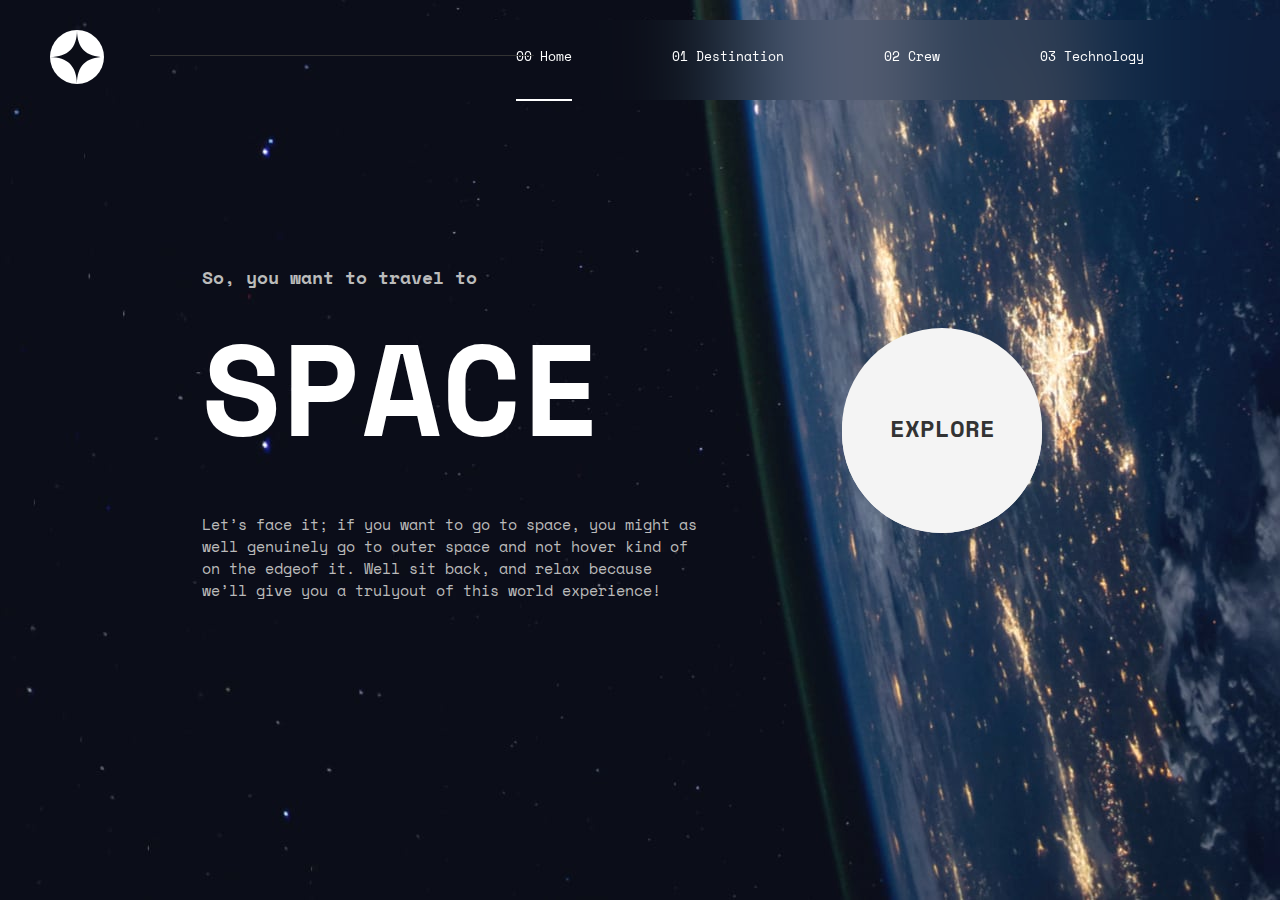
<file: index.html>
<!DOCTYPE html>
<html lang="en">
<head>
  <meta charset="UTF-8">
  <meta name="viewport" content="width=device-width, initial-scale=1.0">
  <link rel="stylesheet" href="./css/main.css">
  <title>Space tourism website | HMG</title>
</head>
<body>
<div class="container ">
  <div class="contains_ul">
      <div class="logo">
      <img src="./shared/logo.svg" alt="">
    </div>
      <div class="line"></div>
      <div class="navbar">
        <ul>
          <li><a href="./index.html" class="active">00 Home</a></li>
          <li><a href="./destination-moon.html">01 Destination</a></li>
          <li><a href="./crew-commander.html"> 02 Crew</a></li>
          <li><a href="./technology-vehicle.html">03 Technology</a></li>
        </ul>
      </div>
  </div>
      <!-- For mobile Devices navbar -->
      
      <img src="./shared/icon-hamburger.svg" alt="" id="btn-open">
      <div class="mobile_menu" id="mobile_menu">
        <div class="  mobile_buttons">
          <img src="./shared/icon-close.svg" alt="" id="btn-close">
        </div>
        <div class="items">
        <ul>
          <li class="current"><a href="./index.html">00 Home</a></li>
          <li><a href="./destination-moon.html">01 Destination</a></li>
          <li><a href="./crew-commander.html"> 02 Crew</a></li>
          <li><a href="./technology-vehicle.html">03 Technology</a></li>
        </ul>
      </div>
      </div>
</div>
<div class="main-area grid">
  <div class="container">
    <div class="containing">
    <div class="header">
      <h3>So, you want to travel to</h3>
    </div>
    <div class="Title-strong">
      <strong>SPACE</strong>
    </div>
    <div class="title-paragraph">
      Let’s face it; if you want to go to space, you might as well genuinely go to 
        outer space and not hover kind of on the edgeof it. Well sit back, and relax 
        because we’ll give you a trulyout of this world experience!
    </div>
  </div>
  </div>
  <div class="container-btn">
    <div class="button-explore">
    <a href="./destination-moon.html"><h2>EXPLORE</h2></a>
    </div>
    <div class="another"></div>
  </div>
</div>

<script src="./JS/main.js"></script>
</body>
</html>
</file>
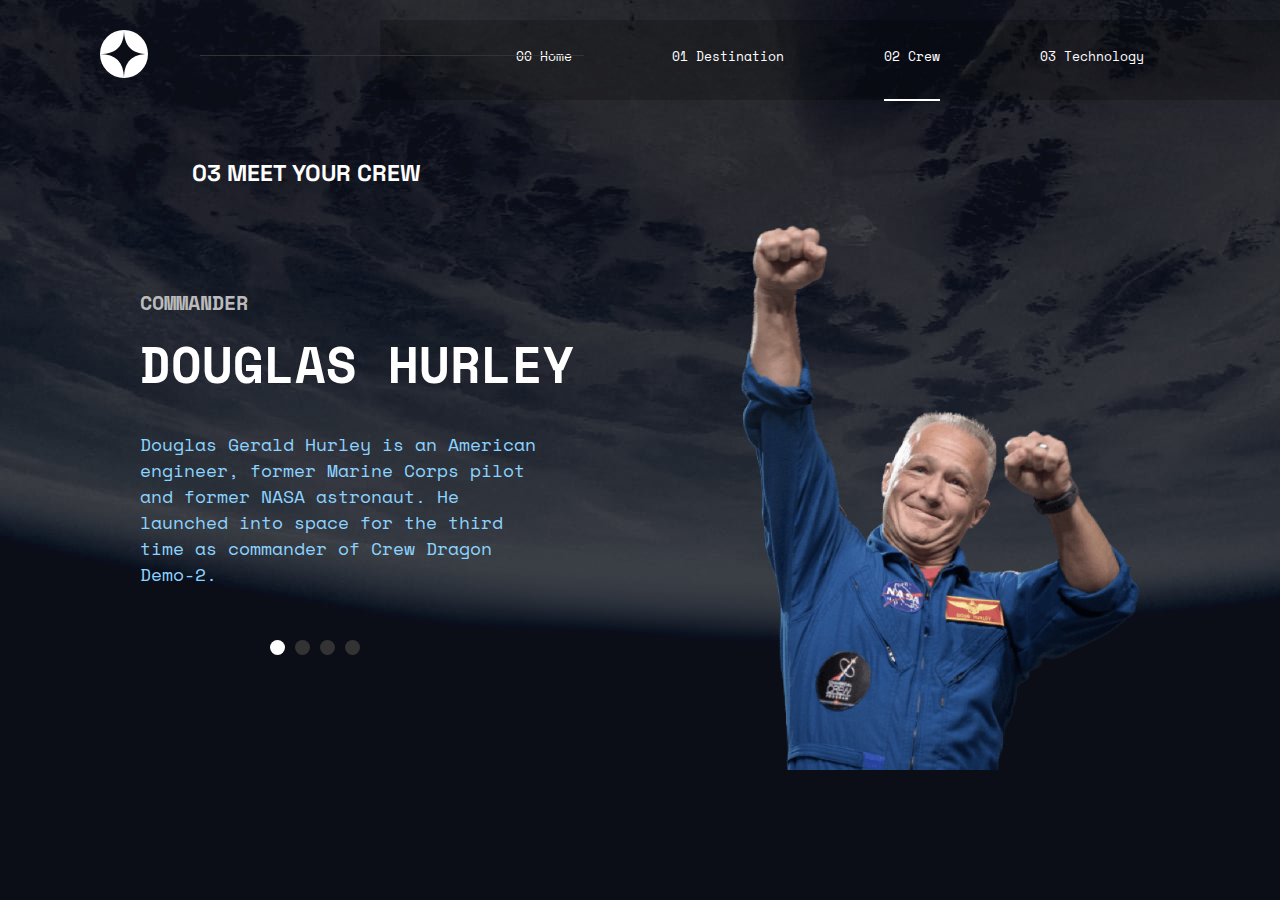
<file: crew-commander.html>
<!DOCTYPE html>
    <html lang="en">
    <head>
      <meta charset="UTF-8">
      <meta name="viewport" content="width=device-width, initial-scale=1.0">
      <link rel="icon" type="image/png" sizes="32x32" href="./assets/favicon-32x32.png">
      <link rel="stylesheet" href="./css/crew.css">
      <title>Space tourism website | HMG</title>
    </head>
    <body>
      <div class="container flex">
        <img src="./shared/logo.svg" alt="">
        <div class="line"></div>
        <div class="navbar">
          <ul>
            <li><a href="./index.html">00 Home</a></li>
            <li><a href="./destination-moon.html" >01 Destination</a></li>
            <li><a href="./crew-commander.html" class="active-item"> 02 Crew</a></li>
            <li><a href="./technology-vehicle.html">03 Technology</a></li>
          </ul>
        </div>
        <img src="./shared/icon-hamburger.svg" alt="" id="btn-open">
        <div class="mobile_menu" id="mobile_menu">
          <div class="  mobile_buttons">
            <img src="./shared/icon-close.svg" alt="" id="btn-close">
          </div>
          <div class="items">
          <ul>
            <li><a href="./index.html">00 Home</a></li>
            <li><a href="./destination-moon.html">01 Destination</a></li>
            <li class="current"><a href="./crew-commander.html"> 02 Crew</a></li>
            <li><a href="./technology-vehicle.html">03 Technology</a></li>
          </ul>
        </div>
        </div>
    </div>
    <!--Main Item Crew-->
      <div class="header">
        <h2>
          <span class="header-different">03</span> meet your crew
        </h2>
      </div>
      <div class="slideshow-container">
        <div class="caption">
          <div class="text" id="text">
            <!-- This where whe input the data from json -->
          </div>
          <span class="dot" onclick="currentSlide(1)"></span> 
          <span class="dot" onclick="currentSlide(2)"></span> 
          <span class="dot" onclick="currentSlide(3)"></span> 
          <span class="dot" onclick="currentSlide(4)"></span> 
        </div>
        <div class="img_container">
        <div class="mySlides fade">
          <img src="./crew/image-douglas-hurley.png" style="width:100%">
        </div>
        
        <div class="mySlides fade">
          <img src="./crew/image-mark-shuttleworth.png">
        </div>
        
        <div class="mySlides fade">
          <img src="./crew/image-victor-glover.png" style="width:100%">
        </div>
        <div class="mySlides fade">
          <img src="./crew/image-anousheh-ansari.png" style="width:100%">
        </div>
      </div>
      </div>           
<script src="./JS/crew.js"></script>
</body>
</html>
</file>
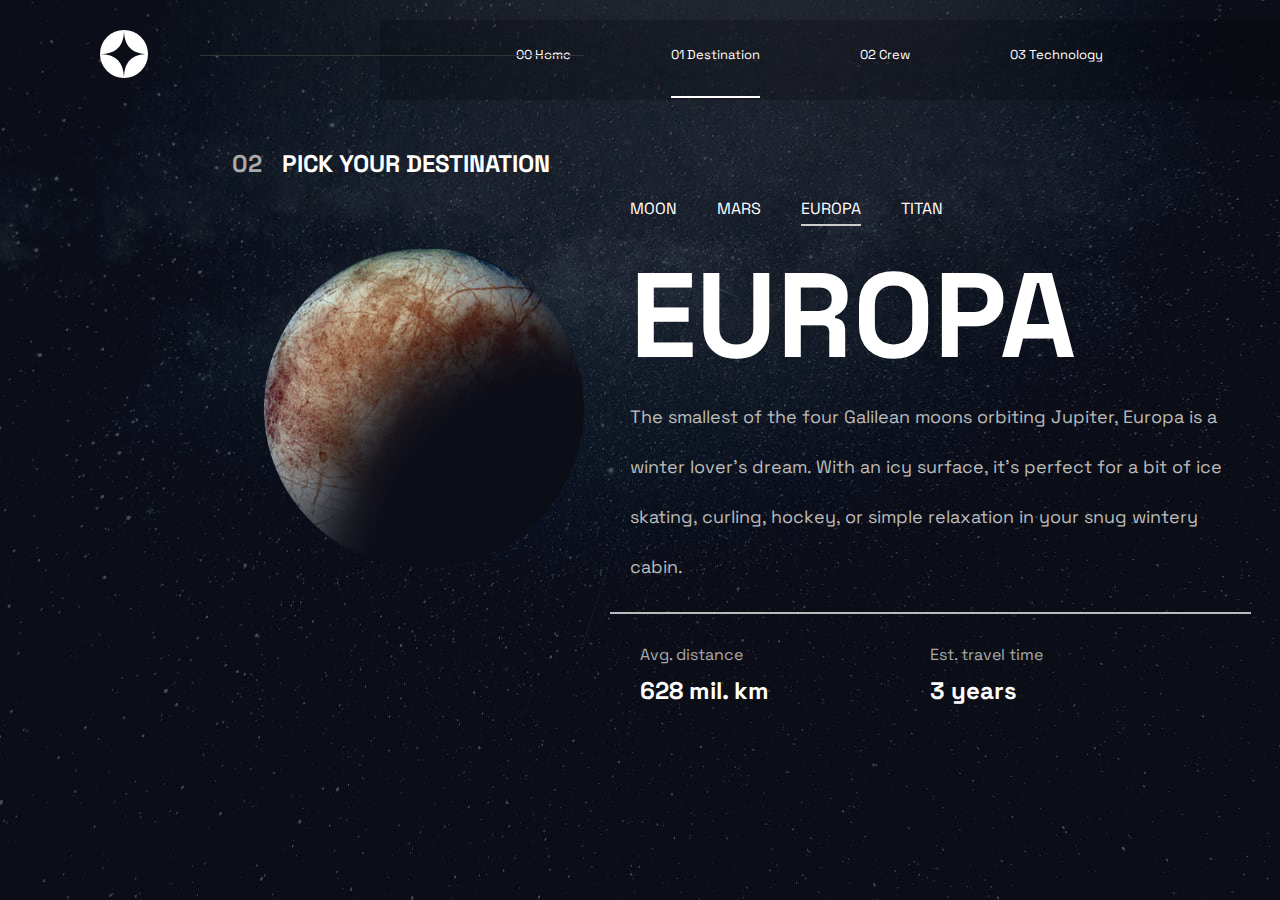
<file: destination-europa.html>
<!DOCTYPE html>
<html lang="en">
<head>
  <meta charset="UTF-8">
  <meta name="viewport" content="width=device-width, initial-scale=1.0">
  <link rel="stylesheet" href="./css/destination.css">
  <title>Space tourism website | HMG</title>
</head>
<body>
  <div class="container flex">
    <img src="./shared/logo.svg" alt="">
    <div class="line"></div>
    <div class="navbar">
      <ul>
        <li><a href="./index.html">00 Home</a></li>
          <li><a href="./destination-moon.html" class="active">01 Destination</a></li>
          <li><a href="./crew-commander.html"> 02 Crew</a></li>
          <li><a href="./technology-vehicle.html">03 Technology</a></li>
      </ul>
    </div>
    <img src="./shared/icon-hamburger.svg" alt="" id="btn-open">
    <div class="mobile_menu" id="mobile_menu">
      <div class="  mobile_buttons">
        <img src="./shared/icon-close.svg" alt="" id="btn-close">
      </div>
      <div class="items">
      <ul>
        <li><a href="./index.html">00 Home</a></li>
        <li class="current"><a href="./destination-moon.html">01 Destination</a></li>
        <li><a href="./crew-commander.html"> 02 Crew</a></li>
        <li><a href="./technology-vehicle.html">03 Technology</a></li>
      </ul>
    </div>
    </div>
</div>
<!--Main Item Destination-->
<div class="container-destination grid">
  <div class="header">
    <h2>
      <span class="header-different">02</span>Pick your destination
    </h2>
    <img src="./destination/image-europa.png" alt="">
  </div>
  <div class="second-header">
    <ul>
      <li><a href="./destination-moon.html" >MOON</a></li>
      <li><a href="./destination-mars.html">MARS</a></li>
      <li><a href="./destination-europa.html" class="active-destination">EUROPA</a></li>
      <li><a href="./destination-titan.html">TITAN</a></li>
    </ul>
  
    <div class="showcase" id="showcase">
    </div>
    <div class="showcase-result">
       <div class="result-1" id="result-1">
          <p>Avg. distance</p>
       </div>
       <div class="result-2" id="result-2">
        <p> Est. travel time</p>
     </div>
    </div>
  </div>
</div>
 
<script src="./JS/europa.js"></script>
</body>
</html>
</file>
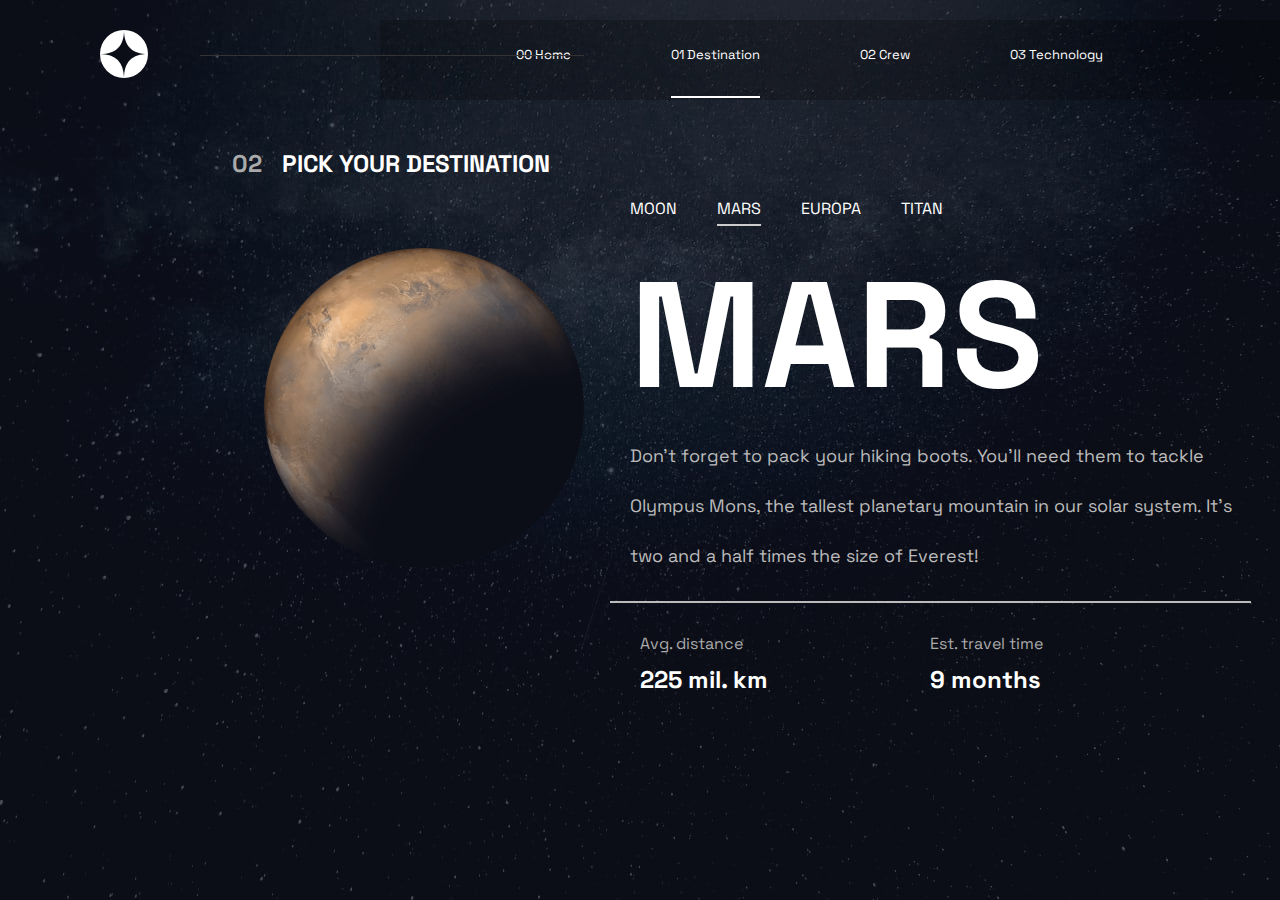
<file: destination-mars.html>
<!DOCTYPE html>
  <html lang="en">
  <head>
    <meta charset="UTF-8">
    <meta name="viewport" content="width=device-width, initial-scale=1.0">
    <link rel="stylesheet" href="./css/destination.css">
    <title>Space tourism website | HMG</title>
  </head>
  <body>
    <div class="container flex">
      <img src="./shared/logo.svg" alt="">
      <div class="line"></div>
      <div class="navbar">
        <ul>
          <li><a href="./index.html">00 Home</a></li>
          <li><a href="./destination-moon.html" class="active">01 Destination</a></li>
          <li><a href="./crew-commander.html"> 02 Crew</a></li>
          <li><a href="./technology-vehicle.html">03 Technology</a></li>
        </ul>
      </div>
      <img src="./shared/icon-hamburger.svg" alt="" id="btn-open">
      <div class="mobile_menu" id="mobile_menu">
        <div class="  mobile_buttons">
          <img src="./shared/icon-close.svg" alt="" id="btn-close">
        </div>
        <div class="items">
        <ul>
          <li><a href="./index.html">00 Home</a></li>
          <li class="current"><a href="./destination-moon.html">01 Destination</a></li>
          <li><a href="./crew-commander.html"> 02 Crew</a></li>
          <li><a href="./technology-vehicle.html">03 Technology</a></li>
        </ul>
      </div>
      </div>
  </div>
  <!--Main Item Destination-->
  <div class="container-destination grid">
    <div class="header">
      <h2>
        <span class="header-different">02</span>Pick your destination
      </h2>
      <img src="./destination/image-mars.png" alt="">
    </div>
    <div class="second-header">
      <ul>
        <li><a href="./destination-moon.html" >MOON</a></li>
        <li><a href="./destination-mars.html" class="active-destination">MARS</a></li>
        <li><a href="./destination-europa.html">EUROPA</a></li>
        <li><a href="./destination-titan.html">TITAN</a></li>
      </ul>
      
      <div class="showcase" id="S_mars">
      </div>
      <div class="showcase-result">
         <div class="result-1" id="result_mars-1">
            <p>Avg. distance</p>
         </div>
         <div class="result-2 " id="result_mars-2">
          <p> Est. travel time</p>
       </div>
      </div>
    </div>
  </div>
  
  
  
  

<script src="./JS/mars.js"></script>
</body>
</html>
</file>
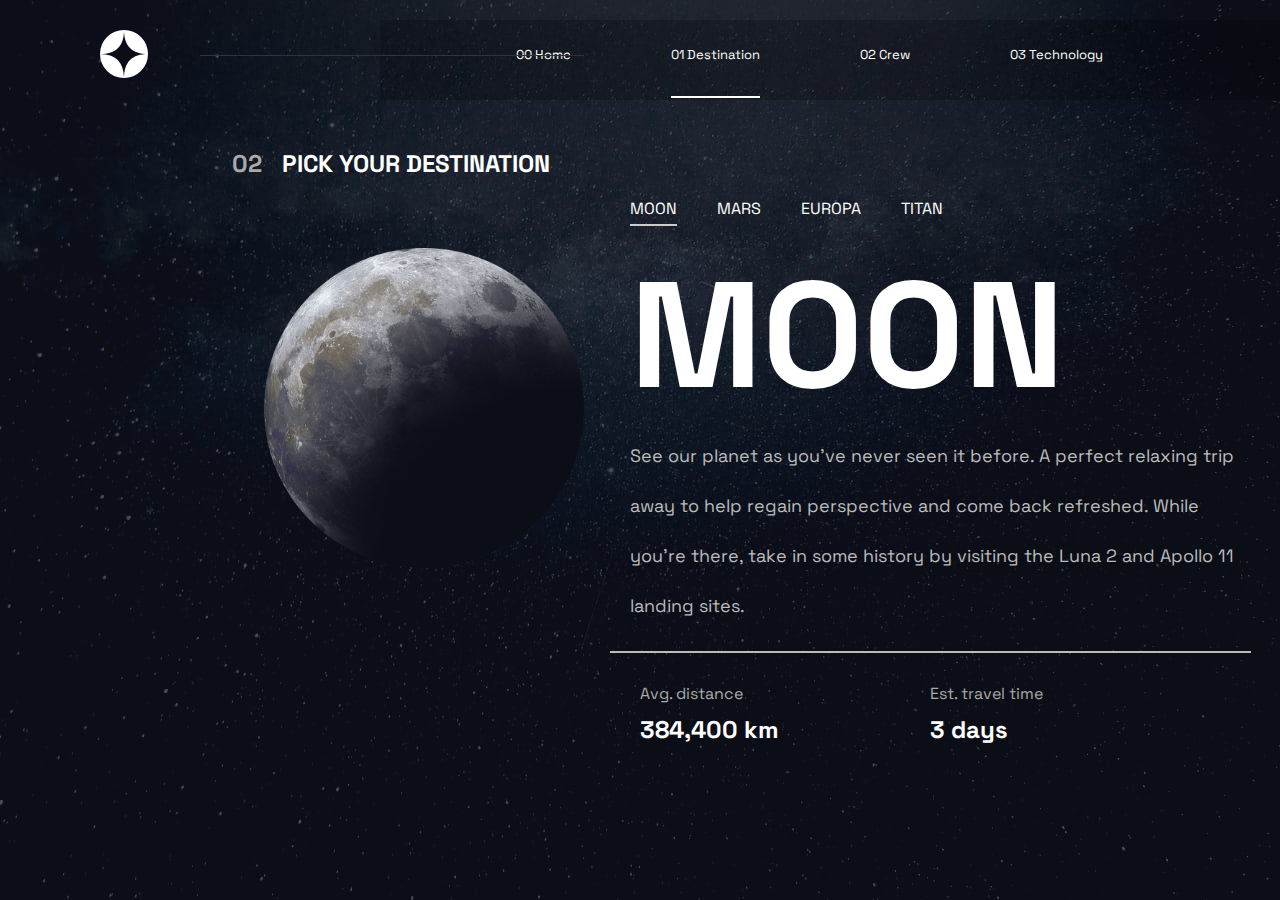
<file: destination-moon.html>
<!DOCTYPE html>
<html lang="en">
<head>
  <meta charset="UTF-8">
  <meta name="viewport" content="width=device-width, initial-scale=1.0">
  <link rel="stylesheet" href="./css/destination.css">
  <title>Space tourism website | HMG</title>
</head>
<body>
  <div class="container flex">
    <img src="./shared/logo.svg" alt="">
    <div class="line"></div>
    <div class="navbar">
      <ul>
        <li><a href="./index.html">00 Home</a></li>
          <li><a href="./destination-moon.html" class="active">01 Destination</a></li>
          <li><a href="./crew-commander.html"> 02 Crew</a></li>
          <li><a href="./technology-vehicle.html">03 Technology</a></li>
      </ul>
    </div>
    <img src="./shared/icon-hamburger.svg" alt="" id="btn-open">
    <div class="mobile_menu" id="mobile_menu">
      <div class="  mobile_buttons">
        <img src="./shared/icon-close.svg" alt="" id="btn-close">
      </div>
      <div class="items">
      <ul>
        <li><a href="./index.html">00 Home</a></li>
        <li class="current"><a href="./destination-moon.html">01 Destination</a></li>
        <li><a href="./crew-commander.html"> 02 Crew</a></li>
        <li><a href="./technology-vehicle.html">03 Technology</a></li>
      </ul>
    </div>
    </div>
</div>
<!--Main Item Destination-->
<div class="container-destination grid">
  <div class="header">
    <h2>
      <span class="header-different">02</span>Pick your destination
    </h2>
    <img src="./destination/image-moon.png" alt="">
  </div>
  <div class="second-header">
    <ul>
      <li><a href="./destination-moon.html" class="active-destination">MOON</a></li>
      <li><a href="./destination-mars.html">MARS</a></li>
      <li><a href="./destination-europa.html">EUROPA</a></li>
      <li><a href="./destination-titan.html">TITAN</a></li>
    </ul>
    
    <div class="showcase" id='showcase'>
    </div>
    <div class="showcase-result">
       <div class="result-1" id="result-1">
          <p>Avg. distance</p>
       </div>
       <div class="result-2" id='result-2'>
        <p> Est. travel time</p>
     </div>
    </div>
  </div>
</div>
<div id="myData"></div>
<script src="./JS/moon.js">
</script>
</body>
</html>
</body>
</html>
</file>
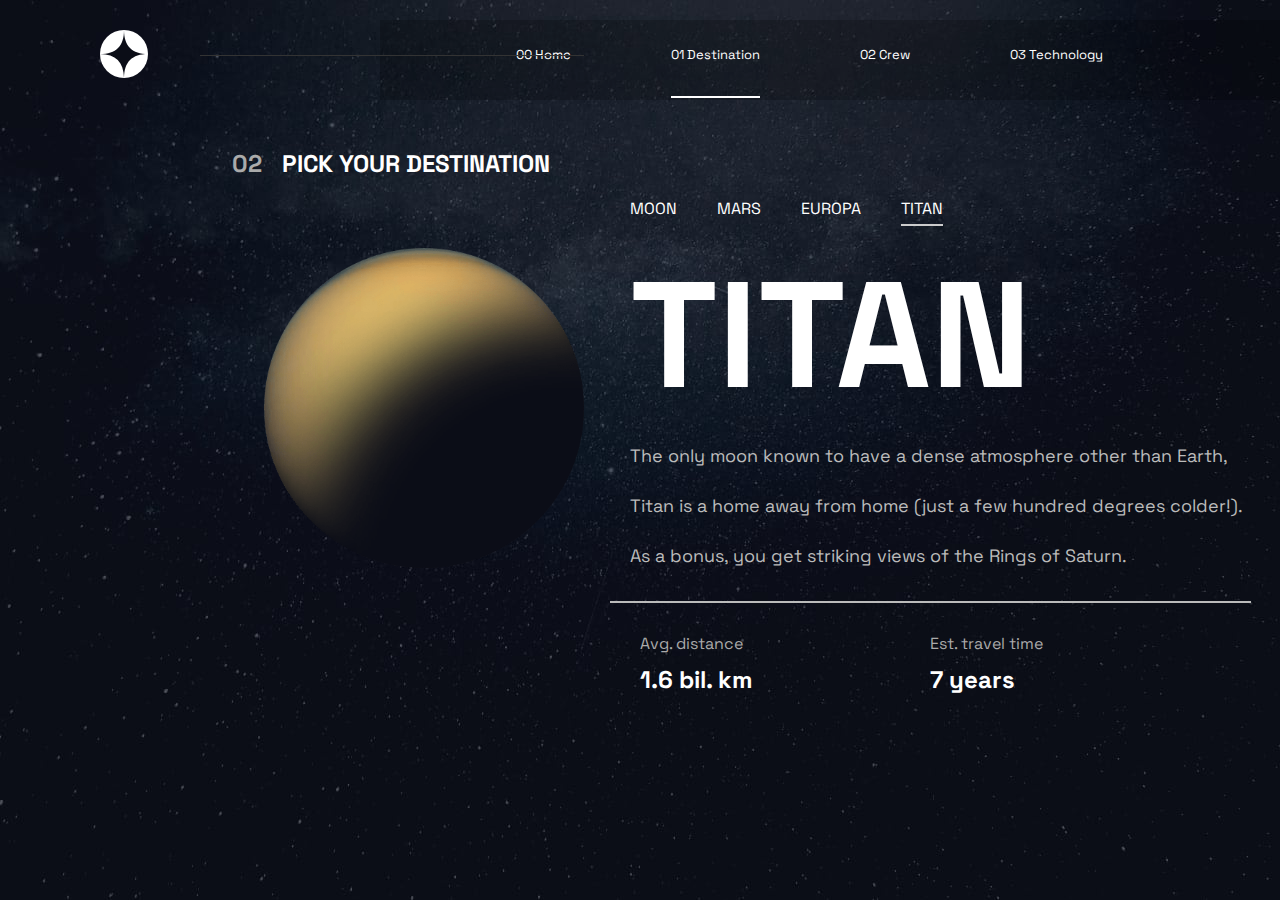
<file: destination-titan.html>
<!DOCTYPE html>
  <html lang="en">
  <head>
    <meta charset="UTF-8">
    <meta name="viewport" content="width=device-width, initial-scale=1.0">
    <link rel="stylesheet" href="./css/destination.css">
    <title>Space tourism website |HMG</title>
  </head>
  <body>
    <div class="container flex">
      <img src="./shared/logo.svg" alt="">
      <div class="line"></div>
      <div class="navbar">
        <ul>
          <li><a href="./index.html">00 Home</a></li>
          <li><a href="./destination-moon.html" class="active">01 Destination</a></li>
          <li><a href="./crew-commander.html"> 02 Crew</a></li>
          <li><a href="./technology-vehicle.html">03 Technology</a></li>
        </ul>
      </div>
      <img src="./shared/icon-hamburger.svg" alt="" id="btn-open">
      <div class="mobile_menu" id="mobile_menu">
        <div class="  mobile_buttons">
          <img src="./shared/icon-close.svg" alt="" id="btn-close">
        </div>
        <div class="items">
        <ul>
          <li><a href="./index.html">00 Home</a></li>
          <li class="current"><a href="./destination-moon.html">01 Destination</a></li>
          <li><a href="./crew-commander.html"> 02 Crew</a></li>
          <li><a href="./technology-vehicle.html">03 Technology</a></li>
        </ul>
      </div>
      </div>
  </div>
  <!--Main Item Destination-->
  <div class="container-destination grid">
    <div class="header">
      <h2>
        <span class="header-different">02</span>Pick your destination
      </h2>
      <img src="./destination/image-titan.png" alt="">
    </div>
    <div class="second-header">
      <ul>
        <li><a href="./destination-moon.html" >MOON</a></li>
        <li><a href="./destination-mars.html" >MARS</a></li>
        <li><a href="./destination-europa.html">EUROPA</a></li>
        <li><a href="./destination-titan.html" class="active-destination">TITAN</a></li>
      </ul>
      
      <div class="showcase" id="showcase">
      </div>
      <div class="showcase-result">
         <div class="result-1" id="result-1">
            <p>Avg. distance</p>
         </div>
         <div class="result-2" id="result-2">
          <p> Est. travel time</p>
       </div>
      </div>
    </div>
  </div>

<script src="./JS/titan.js"></script>
</body>
</html>
</file>
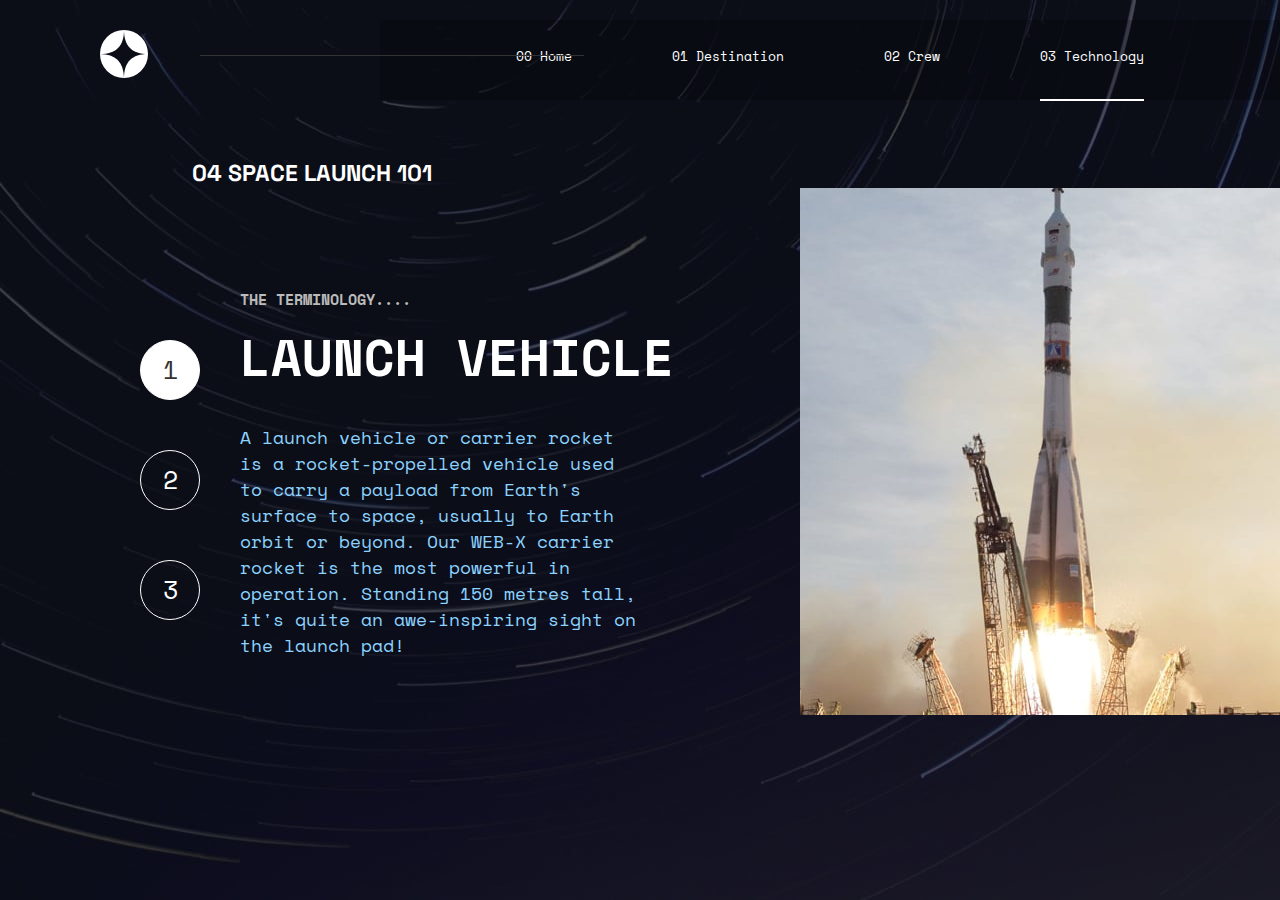
<file: technology-vehicle.html>
<!DOCTYPE html>
    <html lang="en">
    <head>
      <meta charset="UTF-8">
      <meta name="viewport" content="width=device-width, initial-scale=1.0">
      <link rel="stylesheet" href="./css/technology.css">
      <title>Space tourism website | HMG</title>
    </head>
    <body>
      <div class="container flex">
        <img src="./shared/logo.svg" alt="">
        <div class="line"></div>
        <div class="navbar">
          <ul>
            <li><a href="./index.html">00 Home</a></li>
            <li><a href="./destination-moon.html" >01 Destination</a></li>
            <li><a href="./crew-commander.html" > 02 Crew</a></li>
            <li><a href="./technology-vehicle.html" class="active-item">03 Technology</a></li>
          </ul>
        </div>
        <img src="./shared/icon-hamburger.svg" alt="" id="btn-open">
        <div class="mobile_menu" id="mobile_menu">
          <div class="  mobile_buttons">
            <img src="./shared/icon-close.svg" alt="" id="btn-close">
          </div>
          <div class="items">
          <ul>
            <li><a href="./index.html">00 Home</a></li>
            <li><a href="./destination-moon.html">01 Destination</a></li>
            <li><a href="./crew-commander.html"> 02 Crew</a></li>
            <li class="current"><a href="./technology-vehicle.html">03 Technology</a></li>
          </ul>
        </div>
        </div>
    </div>
    <!--Main Item Crew-->
      <div class="header">
        <h2>
          <span class="header-different">04</span> space launch 101
        </h2>
      </div>
      <div class="slideshow-container">
        <div class="caption">
          <span class="dot" onclick="currentSlide(1)">
              <span class="dotText">1</span> 
          </span> 
          <span class="dot" onclick="currentSlide(2)">
            <span class="dotText">2</span> 
          </span> 
          <span class="dot" onclick="currentSlide(3)">
            <span class="dotText">3</span> 
          </span> 
        </div>
        <div class="text" id="text">
          <!-- This where whe input the data from json -->
        </div>
        <div class="img_container">
        <div class="mySlides fade">
         <span class="desktop_img"><img src="./technology/image-launch-vehicle-portrait.jpg"></span>
         <span class="tablet_img"><img src="./technology/image-launch-vehicle-landscape.jpg" alt=""></span>
        </div>
        
        <div class="mySlides fade">
          <span class="desktop_img"><img src="./technology/image-spaceport-portrait.jpg"></span>
          <span class="tablet_img"><img src="./technology/image-spaceport-landscape.jpg"></span>
        </div>
        
        <div class="mySlides fade">
          <span class="desktop_img"><img src=".//technology/image-space-capsule-portrait.jpg"></span>
          <span class="tablet_img"><img src=".//technology/image-space-capsule-landscape.jpg"></span>
        </div> 
      </div>
<script src="./JS/technology.js"></script>
</body>
</html>
</file>
<file: css/main.css>
@import url('https://fonts.googleapis.com/css2?family=Space+Mono&display=swap');

*{
    box-sizing: border-box;
    margin: 0;
    padding: 0;
}

body{
    background: url('../home/background-home-desktop.jpg') no-repeat center center fixed;
    background-size: cover;
    font-family: 'Space Mono', monospace;
}

.grid{
    display: grid;
    grid-template-columns: 50% 20%;
}
.flex{
    display:flex;
}
.container{
    justify-content: space-between;
    position: relative;
}

.contains_ul{
    display: grid;
    grid-template-columns:5fr 1fr;
    gap:100px;
}

a{
    text-decoration: none;
    color: #fff;
}

ul li{
    list-style: none;
}


.active{
    border-bottom:2px solid #fff;
    padding-bottom: 33px;
}
/*Navbar line*/
.line{
    display: flex;
    align-self: flex-start;
    width: 30%;
    height: 1%;
    background-color: #333;
    position: absolute;
    top: 55px;
    left: 150px;
    z-index: 100;
}

#btn-open{
    display: none;
}

/*Navbar*/
.navbar{
    width: 900px;
    height: 80px;
    padding: 16px;
    backdrop-filter: blur(50px);
    overflow: visible;
    position: relative;
    top: 20px;
    font-size: 13px;
}

.mobile_menu,
#btn-open,
#btn-close,
.mobile_menu ul,
.mobile_menu ul li{
  display: none; 
}

.container .navbar li:nth-child(1){
    padding-left:50px;
}
.container .navbar li:hover{
    cursor: pointer;
    font-weight: bolder;
}

.container  img{
    padding: 30px 0px;
    margin-left: 50px;
    height: 100%;
}

.container .navbar ul{
 display: flex;
 
}

.container .navbar li{
  padding: 10px 0px ;
  margin-left: 70px;
  margin-right: 30px;
}

.container .navbar li:nth-child(1){
    z-index: 1;
}

.container .navbar ul:hover{
    cursor: pointer;
    font-weight: 300px;
}

/*Main Area*/
.main-area{
    color:#fff;
    justify-content: center;
    align-items: center;
    position: relative;
    top: 150px;
    left:10px;  
}

.main-area .container .header{
    color:#bbb;
    font-size: 15px;
   
}

.main-area .container .title-paragraph{
    color:#bbb;
    font-size: 15px;
    width: 500px;
}

.main-area .container .Title-strong{
    font-size: 130px;
    width: 300px;
    margin-bottom: 30px;
}

.container-btn, .container-btn a, .container-btn h2{
    background-color: #f4f4f4;
    width: 200px;
    color: #333;
    height: 200px;
    text-align: center;
    border-radius:50%;
    display: flex;
    justify-content:center;
    align-items: center;
}
.container-btn:hover{
    cursor: pointer;
}
.container-btn:active{
    transform: scale(0.95);
}

.container-btn h2{
    margin-bottom: 10px;
}

/*Tablets and under*/
@media(max-width:768px){
   body{
       background: url('/home/background-home-tablet.jpg')no-repeat center center fixed;
       background-size: cover;;
   }
   .grid{
    display:table-row;
   }
    .active{
        border-bottom:2px solid #fff;
    }
    .container{
        position: relative;
    }
     /*Navbar line*/
   .line{
    width: 28%;
    height: 1px;
    background-color: #333;
    position: absolute;
    top: 55px;
    left: 100px;
    z-index: 1;
    overflow: hidden;
    }

/*Navbar*/
.navbar{
    width: 450px;
    height: 80px;
    background-color:rgba(0,0,0,0.5);
    overflow: visible;
    position: relative;
    font-size: 10px;
}

.mobile_menu{
    display: none;
}
.container .navbar li:nth-child(1){
    padding-left:10px;
}
.container .navbar li:hover{
    cursor: pointer;
    font-weight: bolder;
}

.container  img{
    padding: 30px 0px;
    margin-left: 10px;
    height: 100%;
}

.container .navbar ul{
  display:flex;
}

.container .navbar li{
    padding: 10px 0px ;
    margin-left: 20px;
    margin-right: 10px;
  }
.container .navbar ul:hover{
    cursor: pointer;
    font-weight: 300px;
}

/*Main Area*/
.main-area{
    color:#fff;
    display: block;
    margin-top: -60px;
}

.main-area .container .header{
    color:#bbb;
    font-size: 10px;
    margin-left:0%;
    text-align: center;
}

.main-area .container .title-paragraph{
    color:#bbb;
    font-size: 10px;
    margin-left:0%;
    text-align: center;
}

.main-area .container .Title-strong{
    font-size: 80px;
    width: 500px;
    margin-bottom: 0px;
    margin-left:20;
    letter-spacing:20px;
    text-align: center;
}

.container-btn{
    background-color: #f4f4f4;
    width: 200px;
    color: #333;
    height: 200px;
    text-align: center;
    border-radius:50%;
    justify-content:center;
    align-items: center;
    position: absolute;
    left: 36%;
    top:115%;
}


.containing{
    display: grid;
    justify-content: center;
    align-items: center;
}

}

/*=========================*/
/*Mobile*/
@media(max-width:500px){
    body{
        background: url('/home/background-home-mobile.jpg') no-repeat center center fixed;
        background-size: cover;
    }
    .current{
        animation-name: current;
        animation-duration:0.9s;
        animation-timing-function: linear;
        animation-iteration-count: infinite;
    }
    .line{
        display: none;
    }
   /*Main Area*/
.main-area{
    color:#fff;
    margin-top: -50px;
}

.main-area .container .header{
    color:#bbb;
    font-size: 10px;
    margin-left:0;
    text-align: center;
}

.main-area .container .title-paragraph{
    color:#bbb;
    font-size: 10px;
    margin-left:20%;
    text-align: center;
    width: 60%;
}

.main-area .container .Title-strong{
    font-size: 80px;
    width: 500px;
    margin-bottom: 0px;
    margin-left:20;
    letter-spacing:20px;
    text-align: center;
}

.container-btn{
    background-color: #f4f4f4;
    width: 120px;
    color: #333;
    height: 120px;
    text-align: center;
    border-radius:50%;
    justify-content:center;
    align-items: center;
    position: absolute;
    left: 170px;
    top:150%;
}

.container{
    display: flex;
    width: 100%;
}

.containing{
    text-align: center;
}
   
.navbar{
    display: none;
}

.mobile_menu{
    display: block;
    z-index: 1;
    height: 100vh;
    width: 100vh;
    transition: 0.5s;
    background-color: rgba(0,0,0,0.6);
    position:absolute;
    padding:30px;
    left: 100px;
    display: none;
    backdrop-filter: blur(10px);
    animation-name: mobileMenu;
    animation-duration: 0.5s;
    animation-timing-function: ease;
}

#btn-open{
    display: block;
    width: 15%;
    position: relative;
    top:10px;
    width:40px;
    color:#fff;
}

#btn-close{
    display: block;
}


#btn-open:hover,#btn-close:hover{
    cursor: pointer;
}
.mobile_menu ul{
    margin-top:70px;
    display: block;
}

.mobile_menu ul li{
    display: block;
    width: 50%;
    font-size: 15px;
    margin-bottom: 20px;
    padding: 20px 0px 20px 70px;
    background-color:#111;
    margin-right: 10px;
    margin-left: -10px;
}
.mobile_menu ul li:hover{
    font-weight: bold;
    transition: 0.3s;
}

@keyframes mobileMenu {
    0%{
        opacity: 0%;
        left:400px;
    }
    100%{
        opacity: 1;
    }
}
@keyframes current {
    0%{
       box-shadow: 0px 0px 2px rgb(72, 105, 196);
        
    }
    100%{
        box-shadow: 0px 0px 8px rgb(72, 105, 196);
    }
  }
 
}
</file>
<file: css/crew.css>
@import url('https://fonts.googleapis.com/css2?family=Space+Mono&display=swap');
@import url('https://fonts.googleapis.com/css2?family=Space+Grotesk:wght@300&display=swap');
*{
    box-sizing: border-box;
    margin: 0;
    padding: 0;
}

body{
  background: url('/crew/background-crew-desktop.jpg') no-repeat center center fixed;
  background-size: cover;
  font-family: 'Space Mono', monospace;
    font-weight: 50px;
}
.grid{
  display: grid;
  grid-template-columns: 50% 20%;
}
.flex{
  display:flex;
}
.container{
  justify-content: space-between;

  position: relative;
}

a{
  text-decoration: none;
  color: #fff;
}

ul li{
  list-style: none;
}


.active-item{
  border-bottom:2px solid #fff;
  padding-bottom: 33px;
}

.header h2{
  font-family: 'Space Grotesk', sans-serif;
  color: #fff;
  text-transform: uppercase;
  position: relative;
  left: 15%;
  top:50px;
  font-size: 23px;
}
/*Navbar line*/
.line{
  width: 30%;
  height: 1px;
  background-color: #333;
  position: absolute;
  top: 55px;
  left: 200px;
  z-index: 100;
}

/*Navbar*/
.navbar{
  width: 900px;
  height: 80px;
  padding: 16px;
  background-color: rgba(0,0,0,0.2);
  overflow: visible;
  position: relative;
  top: 20px;
  font-size: 13px;
}

.mobile_menu,
#btn-open,
#btn-close,
.mobile_menu ul,
.mobile_menu ul li{
  display: none; 
}

.container .navbar li:nth-child(1){
  padding-left:50px;
}
.container .navbar li:hover{
  cursor: pointer;
  font-weight: bolder;
}

.container  img{
  padding: 30px 0px;
  margin-left: 100px;
  height: 100%;
}

.container .navbar ul{
display: flex;

}

.container .navbar li{
padding: 10px 0px ;
margin-left: 70px;
margin-right: 30px;
}

.container .navbar ul:hover{
  cursor: pointer;
  font-weight: 300px;
}


/*carousel */
.mySlides {
  display: none
}

img {
  vertical-align: middle;
}

.img_container{
  padding-left: 20%;
}
.mySlides:nth-child(1){
  width: 100%;
  position: relative;
  top:16%;
}
.mySlides:nth-child(2){
  position: relative;
  top:26%;
}
.mySlides:nth-child(2) > img{
  width: 85%;
  
}
.mySlides:nth-child(3){
  position: relative;
  top:22%;
  width: 110%;
}
.mySlides:nth-child(4){
  width: 120%;
  position: relative;
  top:26%;
}
/* Slideshow container */
.slideshow-container {
  max-width: 1000px;
  display:grid;
  grid-template-columns: 50% 50%;
  position: relative;
  margin: auto;
}


/* Caption text */
.text{
  position:relative;
  top:150px;
}
.header-person{
  color:#bbb;
  font-size: 20px;
  text-transform: uppercase;
  margin-bottom: 10px;
  animation-name:try;
  animation-timing-function:ease;
  animation-duration: 0.5s;
}

.title-paragraph{
  color:#8cd3ff;
  font-size: 18px;
  width: 80%;
  animation-name:try;
  animation-timing-function:ease;
  animation-duration: 0.5s;
}
.Title-strong{
  font-size: 50px;
  width: 700px;
  margin-bottom: 30px;
  color:#fff;
  text-transform: uppercase;
  animation-name:try;
  animation-timing-function:ease;
  animation-duration: 0.5s;
}

/* The dots/bullets/indicators */
.dot {
  cursor: pointer;
  height: 15px;
  width: 15px;
  background-color:#333;
  border-radius: 50%;
  display: inline-block;
  transition: background-color 0.6s ease;
  position: relative;
  top:200px;
  left:130px;
}

.active, .dot:hover {
  background-color: #fff;
}

/* Fading animation */
.fade {
  -webkit-animation-name: fade;
  -webkit-animation-duration: 1.5s;
  animation-name: fade;
  animation-timing-function: ease;
  animation-duration: 1.5s;
}

@-webkit-keyframes fade {
  from {opacity: .4} 
  to {opacity: 1}
}

@keyframes fade {
  from {opacity: .4} 
  to {opacity: 1}
}

@keyframes try {
  from {opacity: .4; } 
  to {opacity: 1}
}

/*Tablets and under*/
@media(max-width:768px){
  body{
      background: url('/crew/background-crew-tablet.jpg') no-repeat center center fixed;
      background-size: cover;
  }
  .grid{
   display:table-row;
  }
   .active{
       border-bottom:2px solid #fff;
   }
   .container{
       justify-content:space-between;
       position: relative;
   }

   .header h2{
      color: #fff;
      position: absolute;
      top: -50px;
      left: 5%;
      font-size: 20px;
      text-transform: uppercase;
     }

    /*Navbar line*/
  .line{
   width: 28%;
   height: 1px;
   background-color: #333;
   position: absolute;
   top: 55px;
   left: 100px;
   z-index: 100;
   }

/*Navbar*/
.navbar{
   width: 450px;
   height: 80px;
   background-color:rgba(0,0,0,0.5);
   overflow: visible;
   position: relative;
   font-size: 10px;
}

.container .navbar li:nth-child(1){
   padding-left:10px;
}
.container .navbar li:hover{
   cursor: pointer;
   font-weight: bolder;
}

.container  img{
   padding: 30px 0px;
   margin-left: 0;
   height: 100%;
}

.container .navbar ul{
 display:flex;
}

.container .navbar li{
   padding: 10px 0px ;
   margin-left: 20px;
   margin-right: 10px;
 }
.container .navbar ul:hover{
   cursor: pointer;
   font-weight: 300px;
}
.slideshow-container {
  display:table-row;
  position: relative;
  margin: auto;
}

.mySlides:nth-child(1){
  width: 50%;
  position: relative;
  top:150px;
  left: 50px;
}
.mySlides:nth-child(2){
  width: 50%;
  position: relative;
  top:180px;
  left: 50px;
}
.mySlides:nth-child(3){
  position: relative;
  top:180px;
  width: 50%;
  left: 50px;
}
.mySlides:nth-child(4){
  width: 60%;
  position: relative;
  top:180px;
  left:30px;
}
/* Main text for seeing data of crew*/
.text{
  position:relative;
  top:80px;
  left: 150px;
}
.header-person{
  color:#bbb;
  font-size: 12px;
  text-transform: uppercase;
  margin-bottom: 10px;
  animation-name:try;
  animation-timing-function:ease;
  animation-duration: 0.5s;
}

.title-paragraph{
  color:#8cd3ff;
  font-size: 10px;
  width: 70%;
  animation-name:try;
  animation-timing-function:ease;
  animation-duration: 0.5s;
}
.Title-strong{
  font-size: 30px;
  width: 700px;
  margin-bottom: 30px;
  color:#fff;
  text-transform: uppercase;
  animation-name:try;
  animation-timing-function:ease;
  animation-duration: 0.5s;
}
.dot {
  cursor: pointer;
  height: 15px;
  width: 15px;
  background-color:#444;
  border-radius: 50%;
  display: inline-block;
  transition: background-color 0.6s ease;
  position: relative;
  top:130px;
  left:40%;
}
.active, .dot:hover {
  background-color: #fff;
}

.header h2{
  font-family: 'Space Grotesk', sans-serif;
  color: #fff;
  text-transform: uppercase;
  position: relative;
  left: 15%;
  top:50px;
  font-size: 15px;
}
}

/*=========================*/
/*Mobile*/
@media(max-width:500px){
  body{
      background: url('/crew/background-crew-mobile.jpg') no-repeat center center fixed;
      background-size: cover;
  }
  .current{
    animation-name: current;
    animation-duration:0.9s;
    animation-timing-function:linear;
    animation-iteration-count: infinite;
}

  .line{
      display: none;
  }
  .second-header ul{
      display: flex;
      margin-top: 15%;
      margin-left: 5%;
  }

  

  .second-header ul li:hover{
      cursor: pointer;
      font-weight: bolder;
  }
  
   .showcase{
      color: #fff;
      padding: 20px;
      margin-left:0;
      animation-name:try;
      animation-timing-function:ease;
      animation-duration: 0.5s;
  }
  
  
  /*showcase-result*/
  .showcase-result{
      display: grid;
      grid-template-columns: 50% 50%;
      color:#aaa;
      padding: 10px 30px;
      border-top: 1px solid #bbb;
      width: 85%;
      margin-left:0;
      padding-top: 30px;
      animation-name:try;
      animation-timing-function:ease;
      animation-duration: 0.5s;
  }
  
  .showcase-result h2{
      color:#fff;
      padding: 10px 0;
  }
  
  .navbar{
    display: none;
}

.mySlides:nth-child(1){
  left: -50px;
}
.mySlides:nth-child(2){
  left: -50px;
}
.mySlides:nth-child(3){
  left: -50px;
}
.mySlides:nth-child(4){
  left:-90px;
}
/* Main text for seeing data of crew*/
.text{
  left: 30px;
}
.title-paragraph{
  color:#8cd3ff;
  font-size: 10px;
  width: 50%;
  animation-name:try;
  animation-timing-function:ease;
  animation-duration: 0.5s;
}

.dot {
  left:24%;
}
.active, .dot:hover {
  background-color: #fff;
}

.header h2{
  font-family: 'Space Grotesk', sans-serif;
  color: #fff;
  text-transform: uppercase;
  position: relative;
  left: 5%;
  top:30px;
  font-size: 18px;
}

.mobile_menu{
    display: block;
    z-index: 1;
    height: 100vh;
    width: 40vh;
    transition: 0.5s;
    background-color: rgba(0,0,0,0.6);
    position:absolute;
    padding:30px;
    left: 200px;
    display: none;
    backdrop-filter: blur(10px);
    animation-name: mobileMenu;
    animation-duration: 0.5s;
    animation-timing-function: ease;
}

#btn-open{
    display: block;
    width: 15%;
    position: relative;
    top:10px;
    right: 10px;
    width:40px;
    color:#fff;
}

#btn-close{
    display: block;
}


#btn-open:hover,#btn-close:hover{
    cursor: pointer;
}
.mobile_menu{
  display: block;
  z-index: 1;
  height: 100vh;
  width: 100vh;
  transition: 0.5s;
  background-color: rgba(0,0,0,0.6);
  position:absolute;
  padding:30px;
  left: 100px;
  display: none;
  backdrop-filter: blur(10px);
  animation-name: mobileMenu;
  animation-duration: 0.5s;
  animation-timing-function: ease;
}

#btn-open{
  display: block;
  width: 15%;
  position: relative;
  top:10px;
  width:40px;
  color:#fff;
}

#btn-close{
  display: block;
}


#btn-open:hover,#btn-close:hover{
  cursor: pointer;
}
.mobile_menu ul{
  margin-top:70px;
  display: block;
}

.mobile_menu ul li{
  display: block;
  width: 50%;
  font-size: 15px;
  margin-bottom: 20px;
  padding: 20px 0px 20px 70px;
  background-color:#111;
  margin-right: 10px;
  margin-left: -10px;
}
.mobile_menu ul li:hover{
  font-weight: bold;
  transition: 0.3s;
}

@keyframes mobileMenu {
  0%{
      opacity: 0%;
      left:400px;
  }
  100%{
      opacity: 1;
  }
}
@keyframes current {
  0%{
     box-shadow: 0px 0px 2px rgb(72, 105, 196);
      
  }
  100%{
      box-shadow: 0px 0px 8px rgb(72, 105, 196);
  }
}
}
</file>
<file: css/destination.css>
@import url('https://fonts.googleapis.com/css2?family=Space+Grotesk:wght@300&display=swap');
@import url('https://fonts.googleapis.com/css2?family=Space+Grotesk:wght@300&display=swap');
*{
    box-sizing: border-box;
    margin: 0;
    padding: 0;
}

body{
    background: url('/destination/background-destination-desktop.jpg') no-repeat center center fixed;
    background-size: cover;
    font-family: 'Space Grotesk', monospace;
    font-weight: 50px;
}

.grid{
    display: grid;
    grid-template-columns: 50% 50%;
}
.flex{
    display:flex;
}
.container{
    justify-content: space-between;
  
    position: relative;
}

a{
    text-decoration: none;
    color: #fff;
}

ul li{
    list-style: none;
}


.active{
    border-bottom:2px solid #fff;
    padding-bottom: 33px;
}

.active-destination{
        border-bottom:2px solid #ccc;
        padding-bottom: 5px;
}
/*Navbar line*/
.line{
    width: 30%;
    height: 1px;
    background-color: #333;
    position: absolute;
    top: 55px;
    left: 200px;
    z-index: 100;
}

/*Navbar*/
.navbar{
    width: 900px;
    height: 80px;
    padding: 16px;
    background-color: rgba(0,0,0,0.2);
    overflow: visible;
    position: relative;
    top: 20px;
    font-size: 13px;
}

.mobile_menu,
#btn-open,
#btn-close,
.mobile_menu ul,
.mobile_menu ul li{
  display: none; 
}
 

.container .navbar li:nth-child(1){
    padding-left:50px;
}
.container .navbar li:hover{
    cursor: pointer;
    font-weight: bolder;
}

.container  img{
    padding: 30px 0px;
    margin-left: 100px;
    height: 100%;
}

.container .navbar ul{
 display: flex;
 
}

.container .navbar li{
  padding: 10px 0px ;
  margin-left: 70px;
  margin-right: 30px;
}

.container .navbar ul:hover{
    cursor: pointer;
    font-weight: 300px;
}

/*main item for destination*/
.container-destination{
    position: relative;
    top: 90px;
    left: 40px;
    gap:10px;
}

.header h2{
    color: #fff;
    position: absolute;
    top: -50px;
    left: 15%;
    text-transform: uppercase;
}

.header img{
    width: 50%;
    position: relative;
    top:50px;
    left: 35%;
    animation-name:rotatePlanet;
    animation-timing-function:linear;
    animation-duration: 8s;
    animation-iteration-count: infinite;
}
.header span{
    color: #aaa;
    padding-right: 20px;
}

/*second header*/
.second-header{
    margin-left: -80px;
}

.second-header ul{
    display: flex; 
}

.second-header ul li{
    padding: 0 20px;
    color: #aaa;
}

.second-header ul li:hover{
    cursor: pointer;
    font-weight: bolder;
}

/*Showcase*/
.showcase{
    color: #fff;
    padding: 20px;
    animation-name:try;
    animation-timing-function:ease;
    animation-duration: 0.5s;
}

.showcase h1{
    font-size: 150px;
    font-weight: 10px;
    text-transform: uppercase;
    word-spacing: 20%;
}
.showcase h2{
    text-transform: uppercase;
    font-size: 120px;
    font-weight: 10px;
}
.showcase p{
    line-height: 50px;
    font-size: 18px;
    color: #bbb;
    width: 90%;
    
}

/*showcase-result*/
.showcase-result{
    display: grid;
    grid-template-columns: 50% 40%;
    color:#aaa;
    padding: 10px 30px;
    border-top: 2px solid #bbb;
    width: 89%;
    padding-top: 30px;
    animation-name:try;
    animation-timing-function:ease;
    animation-duration: 0.5s;
}

.showcase-result h2{
    color:#fff;
    padding: 10px 0;
}

@keyframes try {
    from {opacity: .4;} 
    to {opacity: 1;}
}

@keyframes rotatePlanet {
    from {
        transform:rotate(0deg)
    } 
    to {
        transform: rotate(359deg);
    }

}

/*Tablets and under*/
@media(max-width:768px){
    body{
        background: url('/destination/background-destination-tablet.jpg') no-repeat center center fixed;
        background-size: cover;
    }
    .grid{
     display:table-row;
    }
     .active{
         border-bottom:2px solid #fff;
     }
     .container{
         justify-content:space-between;
         position: relative;
     }

     .header h2{
        color: #fff;
        position: absolute;
        top: -50px;
        left: 5%;
        font-size: 20px;
        text-transform: uppercase;
       }

      /*Navbar line*/
  .line{
    width: 28%;
    height: 1px;
    background-color: #333;
    position: absolute;
    top: 55px;
    left: 100px;
    z-index: 100;
    }
 
 /*Navbar*/
 .navbar{
   
    width: 450px;
    height: 80px;
    background-color:rgba(0,0,0,0.5);
    overflow: visible;
    position: relative;
    font-size: 10px;
 }
 .container .navbar li:nth-child(1){
    padding-left:10px;
 }
 .container .navbar li:hover{
    cursor: pointer;
    font-weight: bolder;
 }
 
 .container  img{
    padding: 30px 0px;
    margin-left: 0;
    height: 100%;
 }
 
 .container .navbar ul{
  display:flex;
  font-family: 'Space Mono', monospace;
 }
 
 .container .navbar li{
    padding: 10px 0px ;
    margin-left: 20px;
    margin-right: 10px;
  }
 .container .navbar ul:hover{
    cursor: pointer;
    font-weight: 300px;
 }
 /*Main Area*/
 .main-area{
     color:#fff;
     justify-content: center;
     align-items: center;
     display:flex;
     flex-direction: column;
     position: relative;
     top:50px;
 }
 
 .header img{
     width: 45%;
     position: relative;
     margin-left: -90px;
 }
 .main-area .container .header{
     color:#bbb;
     font-size: 13px;
     margin-left:30%;
 }
 
 .main-area .container .title-paragraph{
     color:#bbb;
     font-size: 15px;
     margin-left:10%;
     width: 500px;
 }
 
 .main-area .container .Title-strong{
     font-size: 110px;
     width: 300px;
     margin-bottom: 0px;
     display: flex;
     margin-left:15%;
     letter-spacing:20px;
 }
 
/*navigation on planets*/

 .second-header ul{
    display: flex;
    margin-top: 10%;
    margin-left: 20%;
}

.second-header ul li{
    padding: 0 40px;
    color: #aaa;
}

.second-header ul li:hover{
    cursor: pointer;
    font-weight: bolder;
}

 .showcase{
    color: #fff;
    padding: 20px;
    margin-left:15%;
    animation-name:try;
    animation-timing-function:ease;
    animation-duration: 0.5s;
}

.showcase h1{
    font-size: 150px;
    padding-left: 30px;
    font-weight: 10px;
    text-transform: uppercase;
}

.showcase h2{
    text-transform: uppercase;
    font-size: 120px;
    font-weight: 10px;
}

.showcase p{
    line-height: 50px;
    font-size: 18px;
    color: #bbb; 
    padding-left:30px; 
}

/*showcase-result*/
.showcase-result{
    display: grid;
    grid-template-columns: 50% 40%;
    color:#aaa;
    padding: 10px 30px;
    border-top: 1px solid #bbb;
    width: 70%;
    margin-left: 20%;
    padding-top: 30px;
    animation-name:try;
    animation-timing-function:ease;
    animation-duration: 0.5s;
}

.showcase-result h2{
    color:#fff;
    padding: 10px 0;
}
 }
 
 /*=========================*/
 /*Mobile*/
 @media(max-width:500px){
    body{
        background: url('/destination/background-destination-mobile.jpg') no-repeat center center fixed;
        background-size: cover;
    }
    .current{
        animation-name: current;
        animation-duration:0.9s;
        animation-timing-function: linear;
        animation-iteration-count: infinite;
    }
    .line{
        display: none;
    }

    .header img{
        width: 50%;
        position: relative;
        margin-left: -75px;
    }
    .second-header ul{
        display: flex;
        margin-top: 15%;
        margin-left: 9%;
    }
    .second-header ul li:hover{
        cursor: pointer;
        font-weight: bolder;
    }

    .second-header ul li{
        padding-right: 7px;
    }
    
     .showcase{
        color: #fff;
        padding: 20px;
        margin-left:0;
        animation-name:try;
        animation-timing-function:ease;
        animation-duration: 0.5s;
    }
    
    
    /*showcase-result*/
    .showcase-result{
        display: grid;
        grid-template-columns: 50% 50%;
        color:#aaa;
        padding: 10px 30px;
        border-top: 1px solid #bbb;
        width: 85%;
        margin-left:0;
        padding-top: 30px;
        animation-name:try;
        animation-timing-function:ease;
        animation-duration: 0.5s;
    }
    
    .showcase h1{
        font-size: 130px;
        font-weight: 10px;
        text-transform: uppercase;
        padding-left: 45px;
    }

    .showcase h2{
        font-size:98px;
        padding-left: 50px;
    }
    .showcase-result{
        margin-left: 20px;
        padding-left: 70px;
    }
    .showcase-result h2{
        color:#fff;
        padding: 10px 0;
    }

    .showcase p{
        padding-left: 50px;
    }

    .navbar{
        display: none;
    }

    .mobile_menu{
        display: block;
        z-index: 1;
        height: 100vh;
        width: 100vh;
        transition: 0.5s;
        background-color: rgba(0,0,0,0.6);
        position:absolute;
        padding:30px;
        left: 100px;
        display: none;
        backdrop-filter: blur(10px);
        animation-name: mobileMenu;
        animation-duration: 0.5s;
        animation-timing-function: ease;
    }
    
    #btn-open{
        display: block;
        width: 15%;
        position: relative;
        top:10px;
        width:40px;
        color:#fff;
    }
    
    #btn-close{
        display: block;
    }
    
    
    #btn-open:hover,#btn-close:hover{
        cursor: pointer;
    }
    .mobile_menu ul{
        margin-top:70px;
        display: block;
    }
    
    .mobile_menu ul li{
        display: block;
        width: 50%;
        font-size: 15px;
        margin-bottom: 20px;
        padding: 20px 0px 20px 70px;
        background-color:#111;
        margin-right: 10px;
        margin-left: -10px;
    }
    .mobile_menu ul li:hover{
        font-weight: bold;
        transition: 0.3s;
    }
    
    @keyframes mobileMenu {
        0%{
            opacity: 0%;
            left:400px;
        }
        100%{
            opacity: 1;
        }
    }
    @keyframes current {
        0%{
           box-shadow: 0px 0px 2px rgb(72, 105, 196);
            
        }
        100%{
            box-shadow: 0px 0px 8px rgb(72, 105, 196);
        }
      }
     
  }
</file>
<file: css/technology.css>
@import url('https://fonts.googleapis.com/css2?family=Space+Mono&display=swap');
@import url('https://fonts.googleapis.com/css2?family=Space+Grotesk:wght@300&display=swap');
*{
    box-sizing: border-box;
    margin: 0;
    padding: 0;
}

body{
  background: url("/technology/background-technology-desktop.jpg") no-repeat center center fixed;
  background-size: cover;
  font-family: 'Space Mono', monospace;
    font-weight: 50px;
}
.grid{
  display: grid;
  grid-template-columns: 50% 20%;
}
.flex{
  display:flex;
}
.container{
  justify-content: space-between;

  position: relative;
}

a{
  text-decoration: none;
  color: #fff;
}

ul li{
  list-style: none;
}


.active-item{
  border-bottom:2px solid #fff;
  padding-bottom: 33px;
}

.header h2{
  font-family: 'Space Grotesk', sans-serif;
  color: #fff;
  text-transform: uppercase;
  position: relative;
  left: 15%;
  top:50px;
  font-size: 23px;
}
/*Navbar line*/
.line{
  width: 30%;
  height: 1px;
  background-color: #333;
  position: absolute;
  top: 55px;
  left: 200px;
  z-index: 100;
}

/*Navbar*/
.navbar{
  width: 900px;
  height: 80px;
  padding: 16px;
  background-color: rgba(0,0,0,0.2);
  overflow: visible;
  position: relative;
  top: 20px;
  font-size: 13px;
}

.mobile_menu,
#btn-open,
#btn-close,
.mobile_menu ul,
.mobile_menu ul li{
  display: none; 
}

.container .navbar li:nth-child(1){
  padding-left:50px;
}
.container .navbar li:hover{
  cursor: pointer;
  font-weight: bolder;
}

.container  img{
  padding: 30px 0px;
  margin-left: 100px;
  height: 100%;
}

.container .navbar ul{
display: flex;

}

.container .navbar li{
padding: 10px 0px ;
margin-left: 70px;
margin-right: 30px;
}

.container .navbar ul:hover{
  cursor: pointer;
  font-weight: 300px;
}


/*carousel */
.mySlides {
  display: none
}

img {
  vertical-align: middle;
}

.img_container{
  padding-left: 20%;
  padding-top: 50px;
}

.tablet_img{
  display:none;
}
/* Slideshow container */
.slideshow-container {
  max-width: 1000px;
  display:grid;
  grid-template-columns: 10% 50% 30%;
  position: relative;
  margin: auto;
}


/* Caption text */
.text{
  position:relative;
  top:150px;
  animation-name:textUp;
  animation-timing-function:ease;
  animation-duration: 0.5s;
}
.header-person{
  color:#bbb;
  font-size: 15px;
  text-transform: uppercase;
  margin-bottom: 10px;
  animation-name:try;
  animation-timing-function:ease;
  animation-duration: 0.5s;
}

.title-paragraph{
  color:#8cd3ff;
  font-size: 18px;
  width: 80%;
  animation-name:try;
  animation-timing-function:ease;
  animation-duration: 0.5s;
}
.Title-strong{
  font-size: 50px;
  width: 700px;
  margin-bottom: 30px;
  color:#fff;
  text-transform: uppercase;
  animation-name:try;
  animation-timing-function:ease;
  animation-duration: 0.5s;
}

/* The dots/bullets/indicators */
.dot {
  cursor: pointer;
  height: 60px;
  width: 60px;
  background-color:transparent;
  border-radius: 50%;
  border:1px solid #fff;
  display: block;
  transition: background-color 0.6s ease;
  position: relative;
  top:35%;
  color: #fff;
  margin-bottom: 50px;
  animation-name:Numside;
  animation-timing-function:ease;
  animation-duration: 1s;
}

.dotText{
    text-align: center;
    font-size: 25px;
    position: relative;
    left: 20px;
    top:10px;
    padding-left: 2px;
}
.active, .dot:hover {
  background-color: #fff;
  color: #333;
}

/* Fading animation */
.fade {
  -webkit-animation-name: fade;
  -webkit-animation-duration: 1.5s;
  animation-name: fade;
  animation-timing-function: ease;
  animation-duration: 1.5s;
}

@-webkit-keyframes fade {
  from {opacity: .4} 
  to {opacity: 1}
}

@keyframes fade {
  from {opacity: .4} 
  to {opacity: 1}
}

@keyframes textUp{
    0%{
        top:300px;
        opacity: 0;
    }
    100%{
        opacity: 1;
    }
}

@keyframes Numside{
    0%{
        margin-bottom: -20px;
        opacity: 0;
    }
    100%{
        opacity: 1;
    }
}

@keyframes try {
    from {opacity: .4} 
    to {opacity: 1}
}

/*Tablets and under*/
@media(max-width:768px){
  body{
      background: url('/technology/background-technology-tablet.jpg');
  }
  .grid{
   display:table-row;
  }
   .active{
       border-bottom:2px solid #fff;
   }
   .container{
       justify-content:space-between;
       position: relative;
   }

   .header h2{
      color: #fff;
      position: absolute;
      top: -50px;
      left: 5%;
      font-size: 20px;
      text-transform: uppercase;
     }

    /*Navbar line*/
  .line{
   width: 28%;
   height: 1px;
   background-color: #333;
   position: absolute;
   top: 55px;
   left: 100px;
   z-index: 100;
   }

/*Navbar*/
.navbar{
   width: 450px;
   height: 80px;
   background-color:rgba(0,0,0,0.5);
   overflow: visible;
   position: relative;
   font-size: 10px;
}

.container .navbar li:nth-child(1){
   padding-left:10px;
}
.container .navbar li:hover{
   cursor: pointer;
   font-weight: bolder;
}

.container  img{
   padding: 30px 0px;
   margin-left: 0;
   height: 100%;
}

.container .navbar ul{
 display:flex;
}

.container .navbar li{
   padding: 10px 0px ;
   margin-left: 20px;
   margin-right: 10px;
 }
.container .navbar ul:hover{
   cursor: pointer;
   font-weight: 300px;
}
.slideshow-container {
  display:table-row;
  position: relative;
  margin: auto;
}

/* Main text for seeing data of crew*/
.text{
  position:relative;
  top:170px;
  left: 150px;
  padding-bottom: 20px;
}
.header-person{
  color:#bbb;
  font-size: 12px;
  text-transform: uppercase;
  margin-bottom: 10px;
  animation-name:try;
  animation-timing-function:ease;
  animation-duration: 0.5s;
}

.title-paragraph{
  color:#8cd3ff;
  font-size: 10px;
  width: 70%;
  animation-name:try;
  animation-timing-function:ease;
  animation-duration: 0.5s;
}
.Title-strong{
  font-size: 30px;
  width: 700px;
  margin-bottom: 30px;
  color:#fff;
  text-transform: uppercase;
  animation-name:try;
  animation-timing-function:ease;
  animation-duration: 0.5s;
}
.dot {
  cursor: pointer;
  height: 40px;
  width: 40px;
  background-color:transparent;
  border-radius: 50%;
  border:1px solid #fff;
  display:inline-block;
  transition: background-color 0.6s ease;
  position: relative;
  top:35%;
  color: #fff;
  margin-bottom: 50px;
  animation-name:Numside;
  animation-timing-function:ease;
  animation-duration: 1s;
}

.dotText{
    text-align: center;
    font-size: 15px;
    position: relative;
    left: 14px;
    top:7px;
    padding-left: 2px;
}
.active, .dot:hover {
  background-color: #fff;
  color: #333;
}

.header h2{
  font-family: 'Space Grotesk', sans-serif;
  color: #fff;
  text-transform: uppercase;
  position: relative;
  left: 15%;
  top:50px;
  font-size: 15px;
}

.slideshow-container {
  max-width: 1000px;
  display:flex;
  flex-direction: column-reverse;
  position: relative;
  margin: auto;
}

.caption{
  position: absolute;
  left: 305px;
}
.desktop_img{
  display: none;
}
.tablet_img{
  display:block;
  position: relative;
  left: -142px;
  top:35px;
}
.tablet_img img{
  width: 125%;
}
}

/*For mobile*/
@media(max-width:500px){
  .body{
    background:url('/destination/background-destination-mobile.jpg') no-repeat center center fixed;
    background-size: cover;
  }
  .current{
    animation-name: current;
    animation-duration:0.9s;
    animation-timing-function: ease;
    animation-iteration-count: infinite;
}
.line{
  display: none;
}
  .navbar{
    display: none;
}

.header h2{
  font-family: 'Space Grotesk', sans-serif;
  color: #fff;
  text-transform: uppercase;
  position: relative;
  left: 5%;
  top:20px;
  font-size: 20px;
}
.mobile_menu{
    display: block;
    z-index: 1;
    height: 100vh;
    width: 40vh;
    transition: 0.5s;
    background-color: rgba(0,0,0,0.6);
    position:absolute;
    padding:30px;
    left: 200px;
    display: none;
    backdrop-filter: blur(10px);
    animation-name: mobileMenu;
    animation-duration: 0.5s;
    animation-timing-function: ease;
}

#btn-open{
    display: block;
    width: 15%;
    position: relative;
    top:10px;
    right: 10px;
    width:40px;
    color:#fff;
}

#btn-close{
    display: block;
}


#btn-open:hover,#btn-close:hover{
    cursor: pointer;
}
.mobile_menu{
  display: block;
  z-index: 1;
  height: 100vh;
  width: 100vh;
  transition: 0.5s;
  background-color: rgba(0,0,0,0.6);
  position:absolute;
  padding:30px;
  left: 100px;
  display: none;
  backdrop-filter: blur(10px);
  animation-name: mobileMenu;
  animation-duration: 0.5s;
  animation-timing-function: ease;
}

#btn-open{
  display: block;
  width: 15%;
  position: relative;
  top:10px;
  width:40px;
  color:#fff;
}

#btn-close{
  display: block;
}


#btn-open:hover,#btn-close:hover{
  cursor: pointer;
}
.mobile_menu ul{
  margin-top:70px;
  display: block;
}

.mobile_menu ul li{
  display: block;
  width: 50%;
  font-size: 15px;
  margin-bottom: 20px;
  padding: 20px 0px 20px 70px;
  background-color:#111;
  margin-right: 10px;
  margin-left: -10px;
}
.mobile_menu ul li:hover{
  font-weight: bold;
  transition: 0.3s;
}

@keyframes mobileMenu {
  0%{
      opacity: 0%;
      left:400px;
  }
  100%{
      opacity: 1;
  }
}
@keyframes current {
  0%{
     box-shadow: 0px 0px 2px rgb(72, 105, 196);
      
  }
  100%{
      box-shadow: 0px 0px 8px rgb(72, 105, 196);
  }
}
}
</file>
